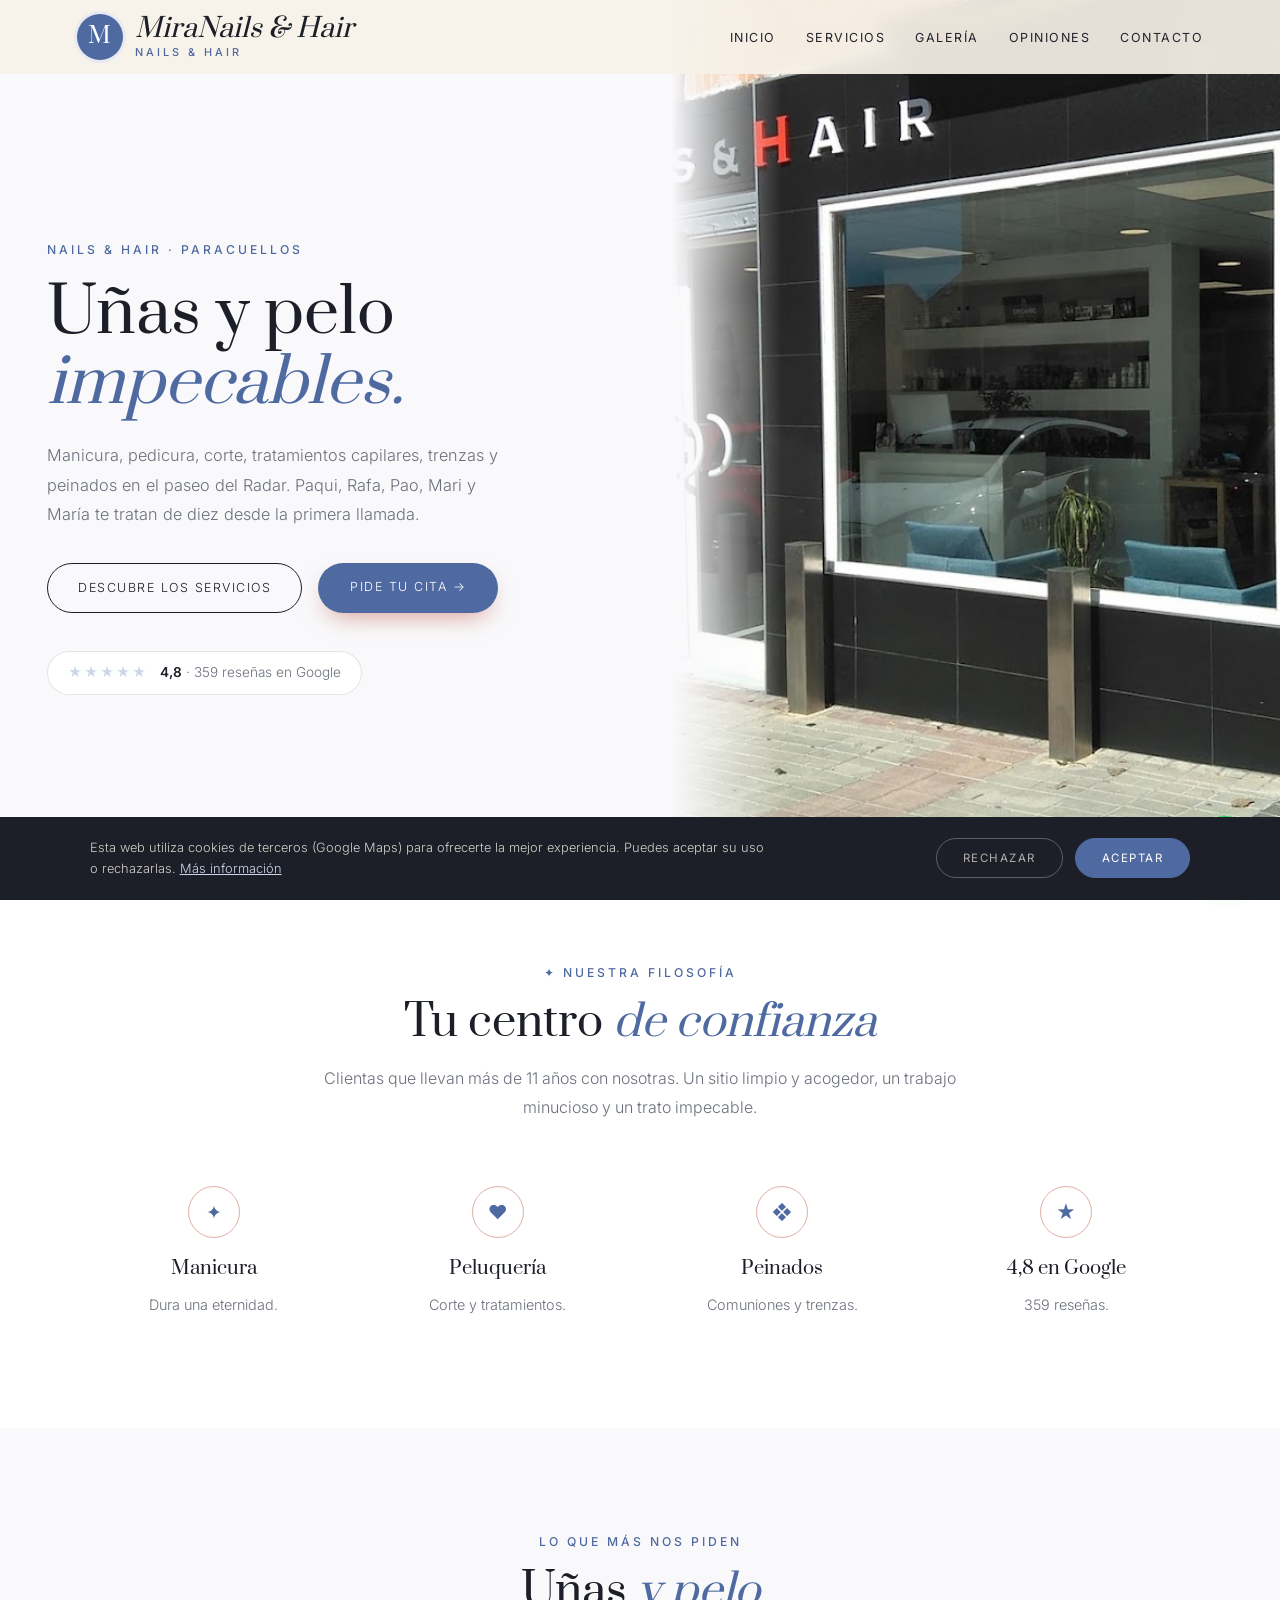
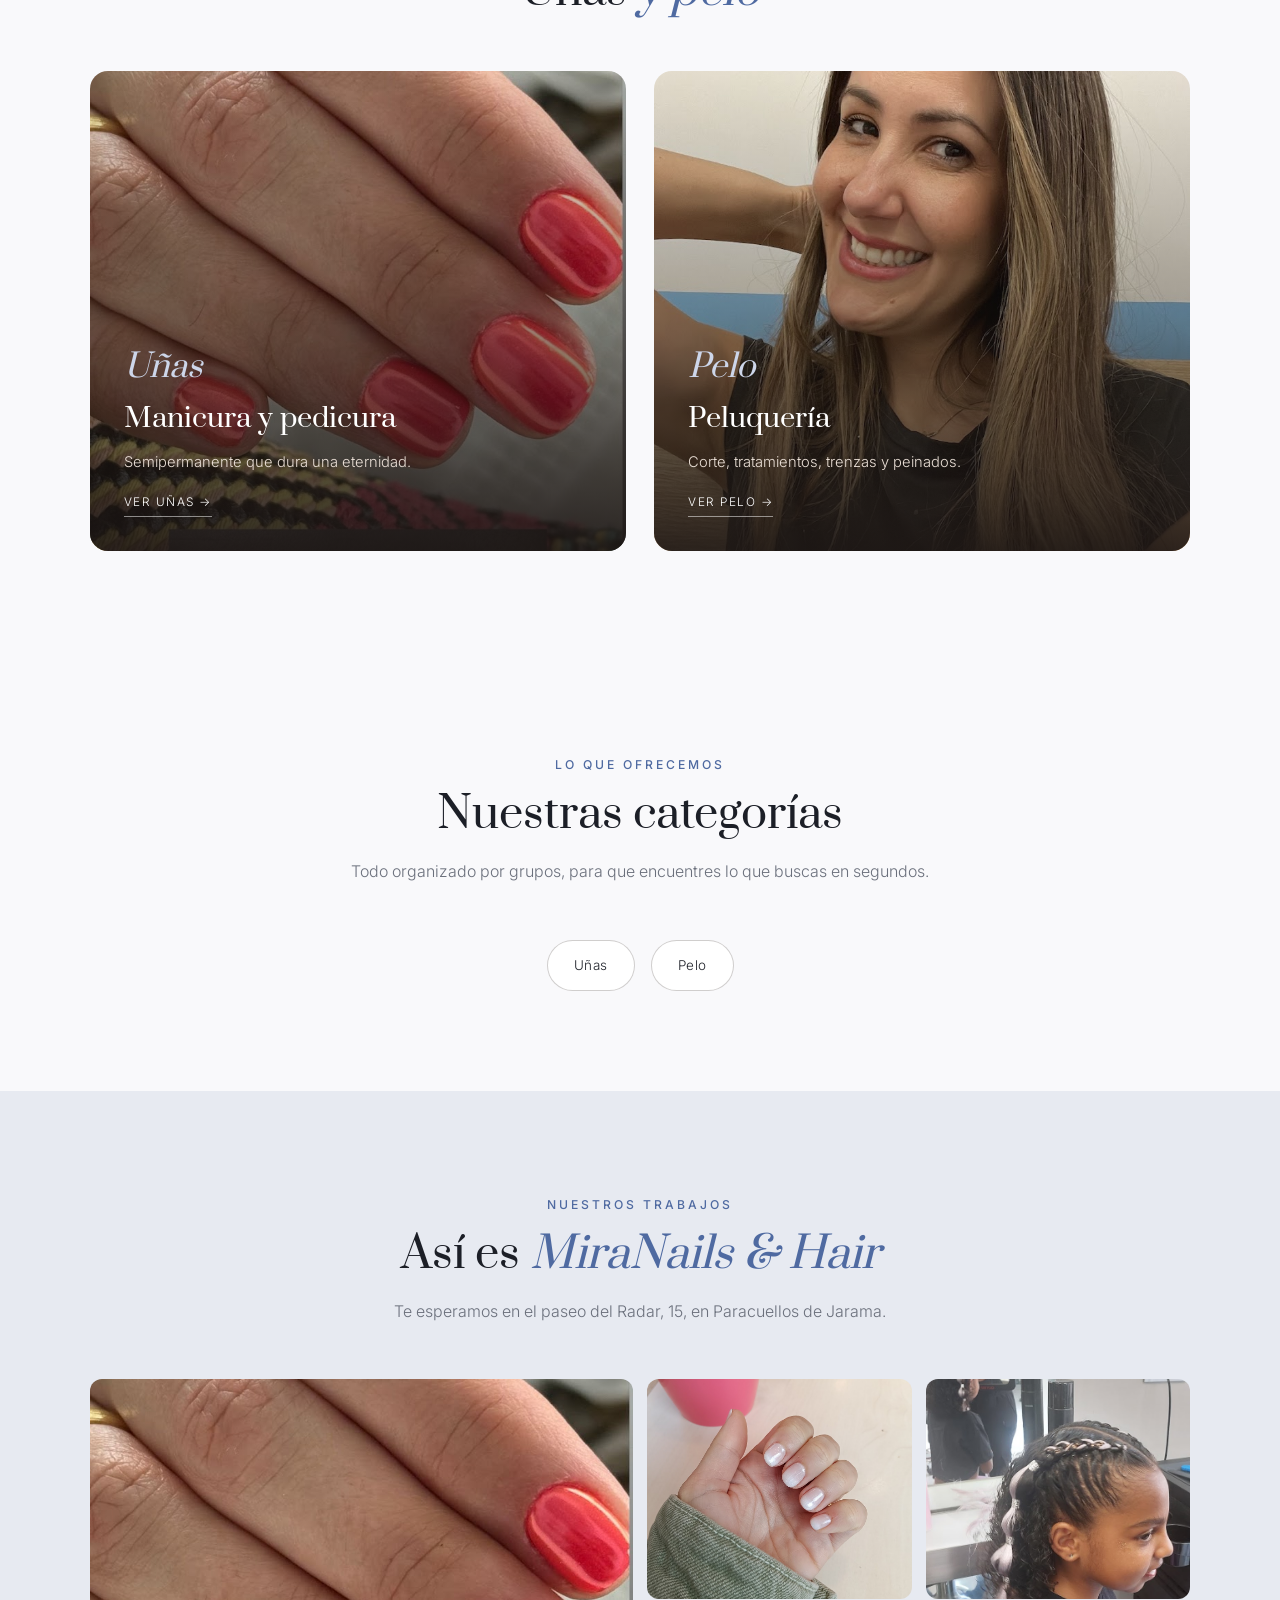
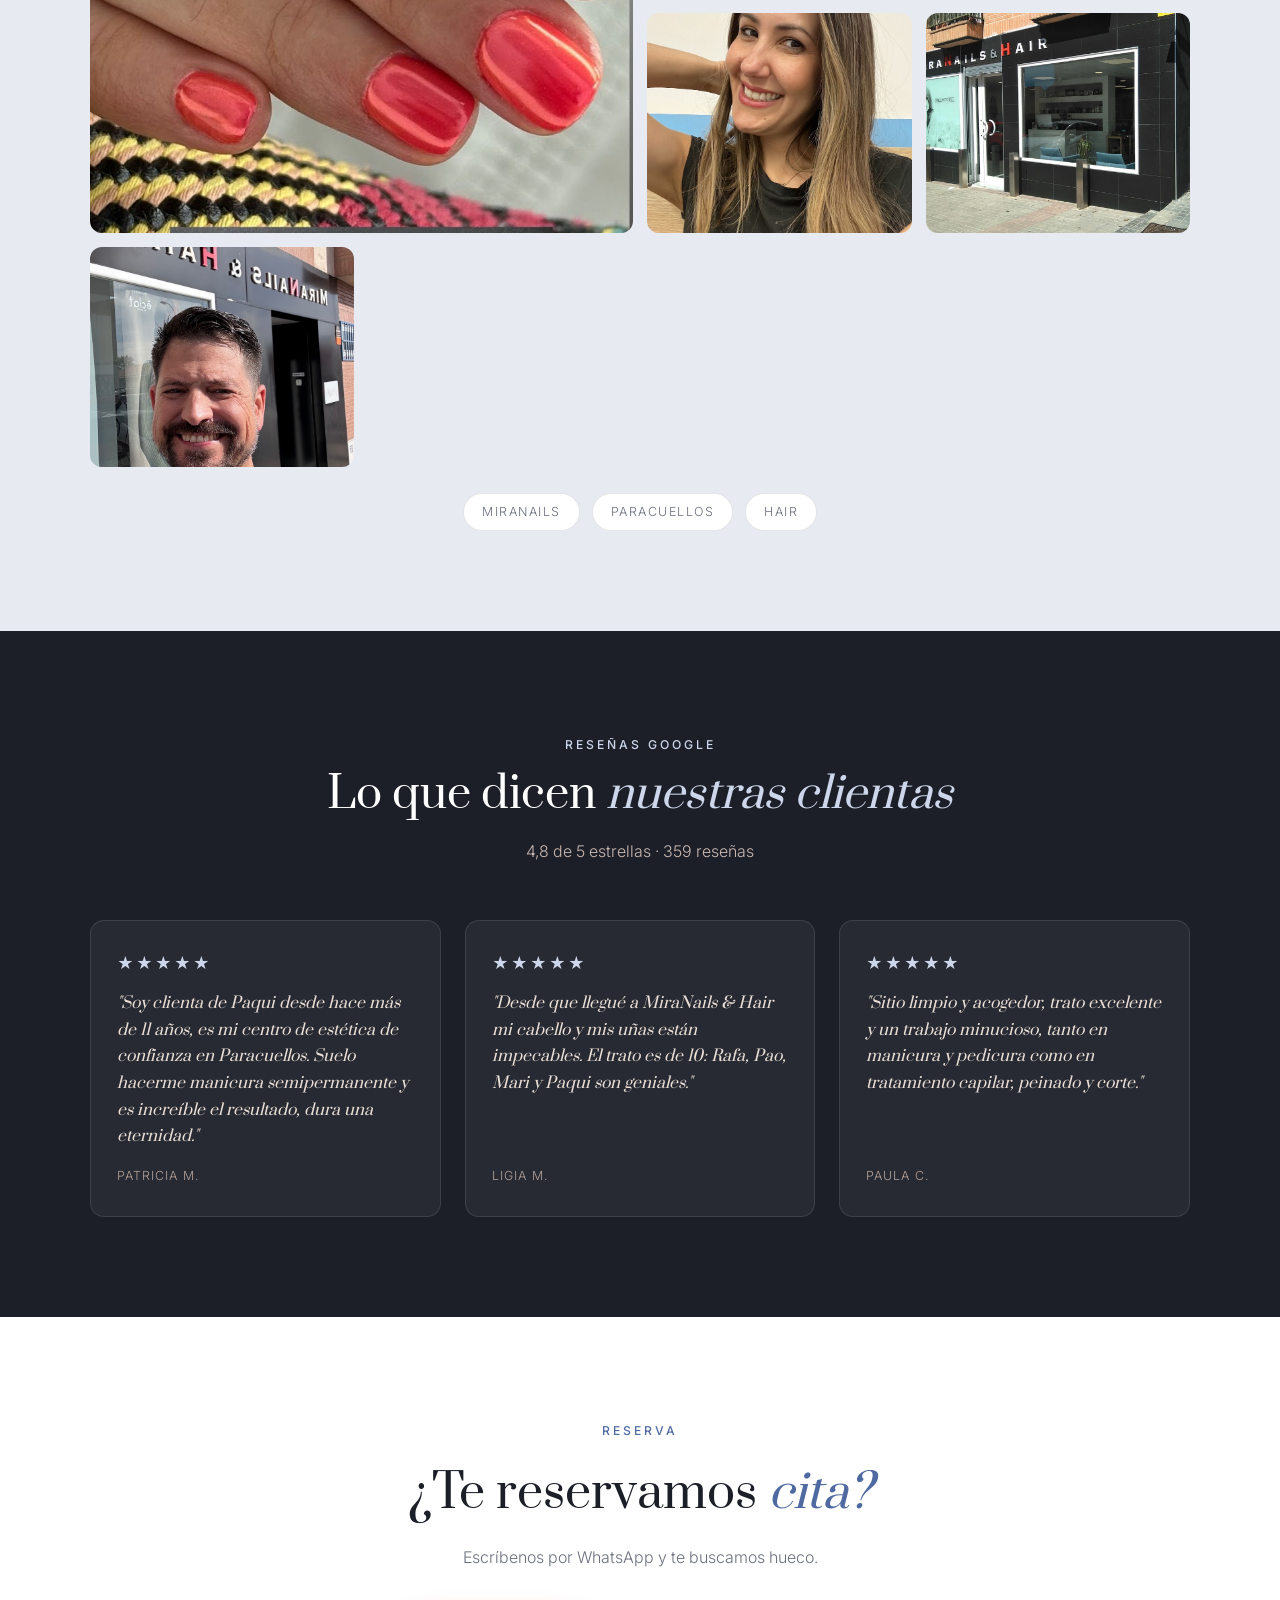
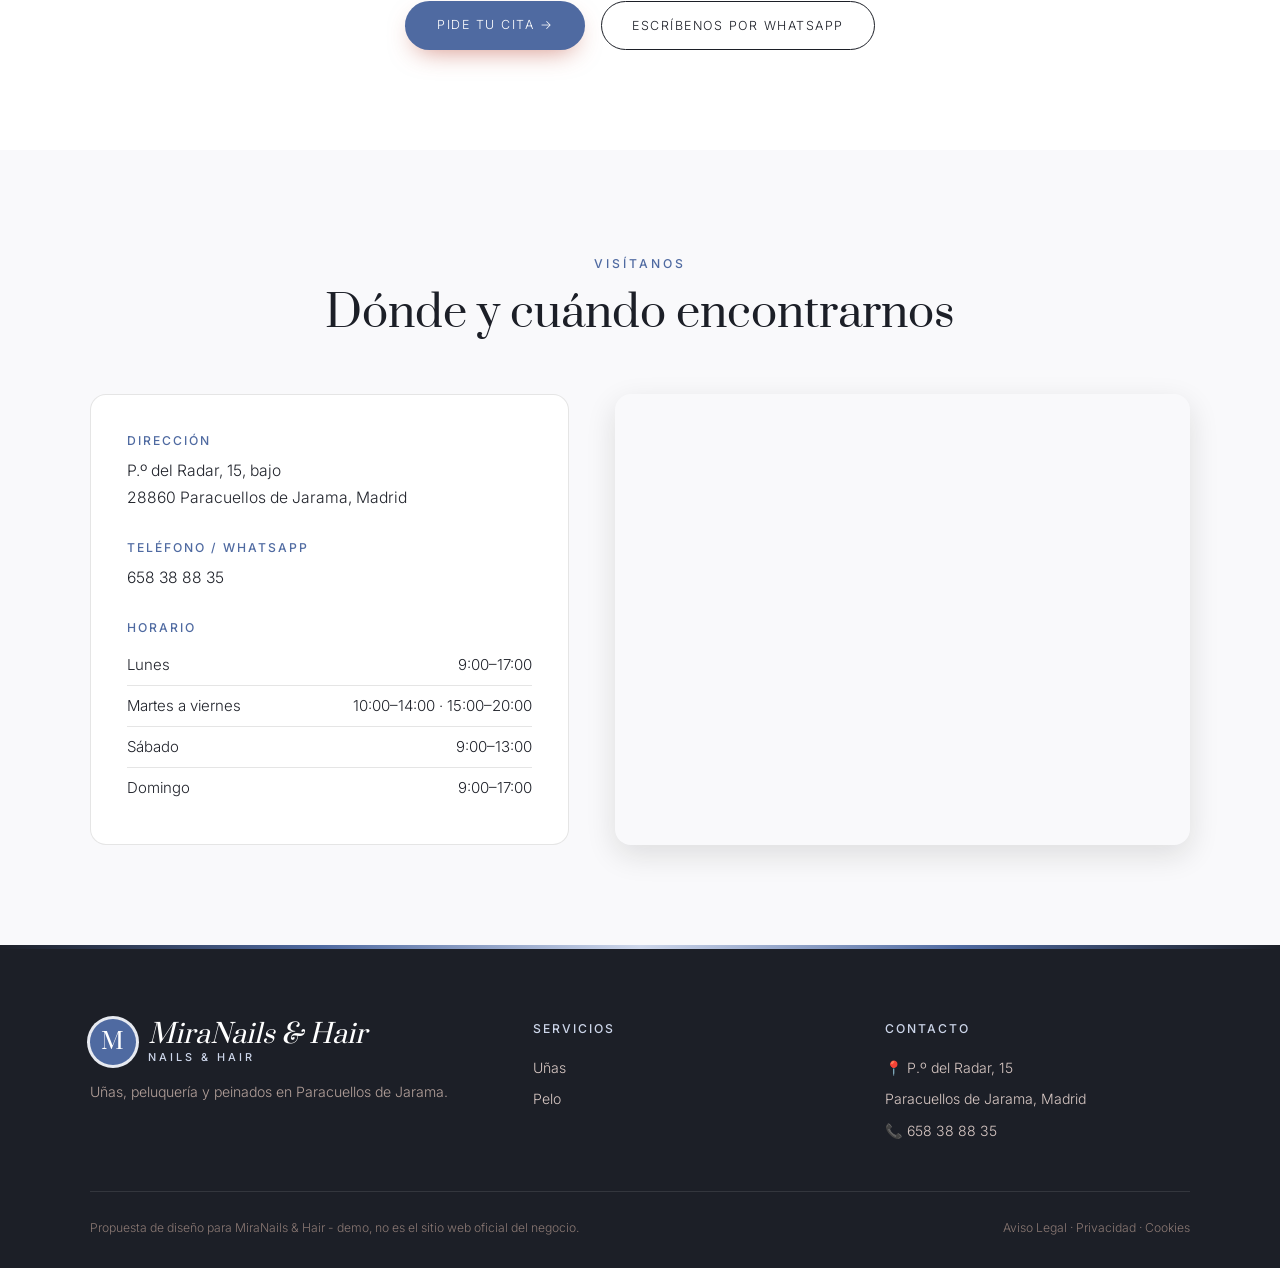
<file: index.html>
<!DOCTYPE html>
<html lang="es">
<head>
<meta charset="UTF-8">
<meta name="viewport" content="width=device-width, initial-scale=1.0">
<title>MiraNails & Hair — Uñas, peluquería y peinados en Paracuellos de Jarama</title>
<meta name="description" content="MiraNails & Hair, en P.º del Radar 15, Paracuellos de Jarama. Manicura semipermanente que dura una eternidad, pedicura, corte, tratamientos capilares, trenzas y peinados con Paqui, Rafa, Pao, Mari y María. 4,8★ con 359 reseñas en Google.">
<meta name="theme-color" content="#1c1f27">
<meta property="og:title" content="MiraNails & Hair · Paracuellos de Jarama">
<meta property="og:image" content="maps_01.jpg">

<link rel="preconnect" href="https://fonts.googleapis.com"><link rel="preconnect" href="https://fonts.gstatic.com" crossorigin><link href="https://fonts.googleapis.com/css2?family=Prata&family=Inter:wght@300;400;500;600&display=swap" rel="stylesheet">
<link rel="stylesheet" href="styles.css">
</head>
<body>

<header id="header">
  <a href="index.html" class="logo" aria-label="MiraNails & Hair, inicio"><span class="logo-mark">M</span><span class="logo-text"><span class="script">MiraNails & Hair</span><small>nails & hair</small></span></a>
  <nav id="nav" aria-label="Navegación principal"><ul><li><a href="index.html#inicio">Inicio</a></li><li><a href="servicios.html">Servicios</a></li><li><a href="index.html#galeria">Galería</a></li><li><a href="index.html#opiniones">Opiniones</a></li><li><a href="index.html#contacto">Contacto</a></li></ul></nav><button class="nav-toggle" id="navToggle" aria-label="Abrir menú">☰</button>
</header>

<section class="hero" id="inicio">
  <div class="hero-text">
    <span class="eyebrow">Nails & Hair · Paracuellos</span>
    <h1>Uñas y pelo <em>impecables.</em></h1>
    <p>Manicura, pedicura, corte, tratamientos capilares, trenzas y peinados en el paseo del Radar. Paqui, Rafa, Pao, Mari y María te tratan de diez desde la primera llamada.</p>
    <div class="hero-ctas">
      <a href="servicios.html" class="btn-outline">Descubre los servicios</a>
      <a href="https://wa.me/34658388835?text=Hola%2C%20quiero%20pedir%20cita%20en%20MiraNails%20%26%20Hair" class="btn-solid" target="_blank" rel="noopener">Pide tu cita →</a>
    </div>
    <a class="hero-rating" href="https://www.google.com/maps/search/?api=1&query=MiraNails%26Hair,+P.%C2%BA+del+Radar+15,+Paracuellos+de+Jarama" target="_blank" rel="noopener"><span class="stars">★★★★★</span><span><strong>4,8</strong> · 359 reseñas en Google</span></a>
  </div>
  <div class="hero-img"><img src="maps_01.jpg" alt="Fachada de MiraNails & Hair" style="object-position:center 50%;"></div>
</section>

<section class="trust">
  <div class="section-head">
    <span class="eyebrow">✦ Nuestra filosofía</span>
    <h2>Tu centro <em>de confianza</em></h2>
    <p>Clientas que llevan más de 11 años con nosotras. Un sitio limpio y acogedor, un trabajo minucioso y un trato impecable.</p>
  </div>
  <div class="trust-grid">
    <div class="trust-card"><span class="trust-ic">✦</span><h3>Manicura</h3><p>Dura una eternidad.</p></div>
    <div class="trust-card"><span class="trust-ic">♥</span><h3>Peluquería</h3><p>Corte y tratamientos.</p></div>
    <div class="trust-card"><span class="trust-ic">❖</span><h3>Peinados</h3><p>Comuniones y trenzas.</p></div>
    <div class="trust-card"><span class="trust-ic">★</span><h3>4,8 en Google</h3><p>359 reseñas.</p></div>
  </div>
</section>

<section class="worlds">
  <div class="section-head">
    <span class="eyebrow">Lo que más nos piden</span>
    <h2>Uñas <em>y pelo</em></h2>
  </div>
  <div class="worlds-grid">
    <a href="servicios.html#unas" class="world-card"><img src="maps_03.jpg" alt="Manicura y pedicura"><div class="world-text"><span class="script">Uñas</span><h3>Manicura y pedicura</h3><p>Semipermanente que dura una eternidad.</p><span class="world-link">Ver uñas →</span></div></a>
    <a href="servicios.html#pelo" class="world-card"><img src="maps_06.jpg" alt="Peluquería"><div class="world-text"><span class="script">Pelo</span><h3>Peluquería</h3><p>Corte, tratamientos, trenzas y peinados.</p><span class="world-link">Ver pelo →</span></div></a>
  </div>
</section>

<section>
  <div class="section-head">
    <span class="eyebrow">Lo que ofrecemos</span>
    <h2>Nuestras categorías</h2>
    <p>Todo organizado por grupos, para que encuentres lo que buscas en segundos.</p>
  </div>
  <div class="cat-pills">
    <a href="servicios.html#unas" class="cat-pill">Uñas</a>
    <a href="servicios.html#pelo" class="cat-pill">Pelo</a>
  </div>
</section>

<section class="gallery-wrap" id="galeria">
  <div class="section-head">
    <span class="eyebrow">Nuestros trabajos</span>
    <h2>Así es <em>MiraNails & Hair</em></h2>
    <p>Te esperamos en el paseo del Radar, 15, en Paracuellos de Jarama.</p>
  </div>
  <div class="gallery">
    <figure class="big"><img src="maps_03.jpg" alt="Coral brillante" loading="lazy"></figure>
    <figure><img src="maps_02.jpg" alt="Nude natural" loading="lazy"></figure>
    <figure><img src="maps_05.jpg" alt="Trenzas" loading="lazy"></figure>
    <figure><img src="maps_06.jpg" alt="Melena con mechas" loading="lazy"></figure>
    <figure><img src="maps_01.jpg" alt="Nuestro centro" loading="lazy"></figure>
    <figure><img src="maps_04.jpg" alt="Nuestra entrada" loading="lazy"></figure>
  </div>
  <div class="brands"><span>MiraNails</span><span>Paracuellos</span><span>Hair</span></div>
</section>

<section class="reviews-wrap" id="opiniones">
  <div class="section-head">
    <span class="eyebrow">Reseñas Google</span>
    <h2>Lo que dicen <em>nuestras clientas</em></h2>
    <p>4,8 de 5 estrellas · 359 reseñas</p>
  </div>
  <div class="review-grid">
    <div class="review-card"><div class="stars">★★★★★</div><p>"Soy clienta de Paqui desde hace más de 11 años, es mi centro de estética de confianza en Paracuellos. Suelo hacerme manicura semipermanente y es increíble el resultado, dura una eternidad."</p><cite>Patricia M.</cite></div>
    <div class="review-card"><div class="stars">★★★★★</div><p>"Desde que llegué a MiraNails & Hair mi cabello y mis uñas están impecables. El trato es de 10: Rafa, Pao, Mari y Paqui son geniales."</p><cite>Ligia M.</cite></div>
    <div class="review-card"><div class="stars">★★★★★</div><p>"Sitio limpio y acogedor, trato excelente y un trabajo minucioso, tanto en manicura y pedicura como en tratamiento capilar, peinado y corte."</p><cite>Paula C.</cite></div>
  </div>
</section>

<section class="cta-section">
  <span class="eyebrow">Reserva</span>
  <h2>¿Te reservamos <em>cita?</em></h2>
  <p>Escríbenos por WhatsApp y te buscamos hueco.</p>
  <div class="cta-row">
    <a href="https://wa.me/34658388835?text=Hola%2C%20quiero%20pedir%20cita%20en%20MiraNails%20%26%20Hair" class="btn-solid" target="_blank" rel="noopener">Pide tu cita →</a>
    <a href="https://wa.me/34658388835?text=Hola%2C%20quiero%20pedir%20cita%20en%20MiraNails%20%26%20Hair" class="btn-outline" target="_blank" rel="noopener">Escríbenos por WhatsApp</a>
  </div>
</section>

<section class="contact-section" id="contacto">
  <div class="section-head">
    <span class="eyebrow">Visítanos</span>
    <h2>Dónde y cuándo encontrarnos</h2>
  </div>
  <div class="contact-grid">
    <div class="contact-info">
      <div class="contact-block"><h3>Dirección</h3><p>P.º del Radar, 15, bajo<br>28860 Paracuellos de Jarama, Madrid</p></div>
      <div class="contact-block"><h3>Teléfono / WhatsApp</h3><p><a href="tel:+34658388835">658 38 88 35</a></p></div>
      <div class="contact-block"><h3>Horario</h3><ul class="hours-list"><li><span>Lunes</span><span>9:00–17:00</span></li><li><span>Martes a viernes</span><span>10:00–14:00 · 15:00–20:00</span></li><li><span>Sábado</span><span>9:00–13:00</span></li><li><span>Domingo</span><span>9:00–17:00</span></li></ul></div>
      
    </div>
    <div class="contact-map">
      <iframe title="Mapa de MiraNails & Hair" src="https://www.google.com/maps?q=MiraNails%26Hair,+P.%C2%BA+del+Radar+15,+Paracuellos+de+Jarama&output=embed" width="100%" height="100%" style="border:0;" allowfullscreen="" loading="lazy" referrerpolicy="no-referrer-when-downgrade"></iframe>
    </div>
  </div>
</section>

<footer>
  <div class="footer-grid">
    <div class="footer-brand">
      <a href="index.html" class="logo light"><span class="logo-mark">M</span><span class="logo-text"><span class="script">MiraNails & Hair</span><small>nails & hair</small></span></a>
      <p>Uñas, peluquería y peinados en Paracuellos de Jarama.</p>
    </div>
    <div><h4>Servicios</h4><ul><li><a href="servicios.html#unas">Uñas</a></li><li><a href="servicios.html#pelo">Pelo</a></li></ul></div>
    <div><h4>Contacto</h4><ul><li>📍 P.º del Radar, 15</li><li>Paracuellos de Jarama, Madrid</li><li>📞 <a href="tel:+34658388835">658 38 88 35</a></li></ul></div>
  </div>
  <div class="footer-bottom">
    <span>Propuesta de diseño para MiraNails & Hair - demo, no es el sitio web oficial del negocio.</span>
    <span><a href="aviso-legal.html">Aviso Legal</a> &middot; <a href="politica-privacidad.html">Privacidad</a> &middot; <a href="politica-cookies.html">Cookies</a></span>
  </div>
</footer>

<div id="cookie-banner" class="cookie-banner"><p>Esta web utiliza cookies de terceros (Google Maps) para ofrecerte la mejor experiencia. Puedes aceptar su uso o rechazarlas. <a href="politica-cookies.html">Más información</a></p><div class="cookie-actions"><button onclick="setCookieChoice('rejected')" class="ck-reject">Rechazar</button><button onclick="setCookieChoice('accepted')" class="ck-accept">Aceptar</button></div></div>
<div class="social-fabs"><a class="wa-fab" href="https://wa.me/34658388835?text=Hola%2C%20quiero%20pedir%20cita%20en%20MiraNails%20%26%20Hair" target="_blank" rel="noopener" aria-label="Escribir por WhatsApp"><svg width="28" height="28" viewBox="0 0 24 24" fill="white"><path d="M17.5 14.4c-.3-.1-1.8-.9-2-1s-.5-.1-.7.1-.8 1-.9 1.2-.3.2-.6.1a8.2 8.2 0 0 1-2.4-1.5 9 9 0 0 1-1.7-2.1c-.2-.3 0-.5.1-.6l.4-.5.3-.5v-.5l-.9-2.2c-.2-.6-.5-.5-.7-.5h-.6a1.1 1.1 0 0 0-.8.4 3.4 3.4 0 0 0-1 2.5 5.9 5.9 0 0 0 1.2 3.1 13.5 13.5 0 0 0 5.2 4.6c2.6 1 2.6.7 3.1.6a2.6 2.6 0 0 0 1.7-1.2 2.1 2.1 0 0 0 .2-1.2c-.1-.1-.3-.2-.6-.3ZM12 21.8a9.8 9.8 0 0 1-5-1.4l-.4-.2-3.7 1 1-3.6-.2-.4A9.8 9.8 0 1 1 12 21.8Zm8.4-18.3A11.8 11.8 0 0 0 1.8 17.7L.2 23.8l6.3-1.6a11.8 11.8 0 0 0 5.6 1.4A11.8 11.8 0 0 0 20.4 3.5Z"/></svg></a></div>
<script src="main.js"></script>
</body>
</html>
</file>
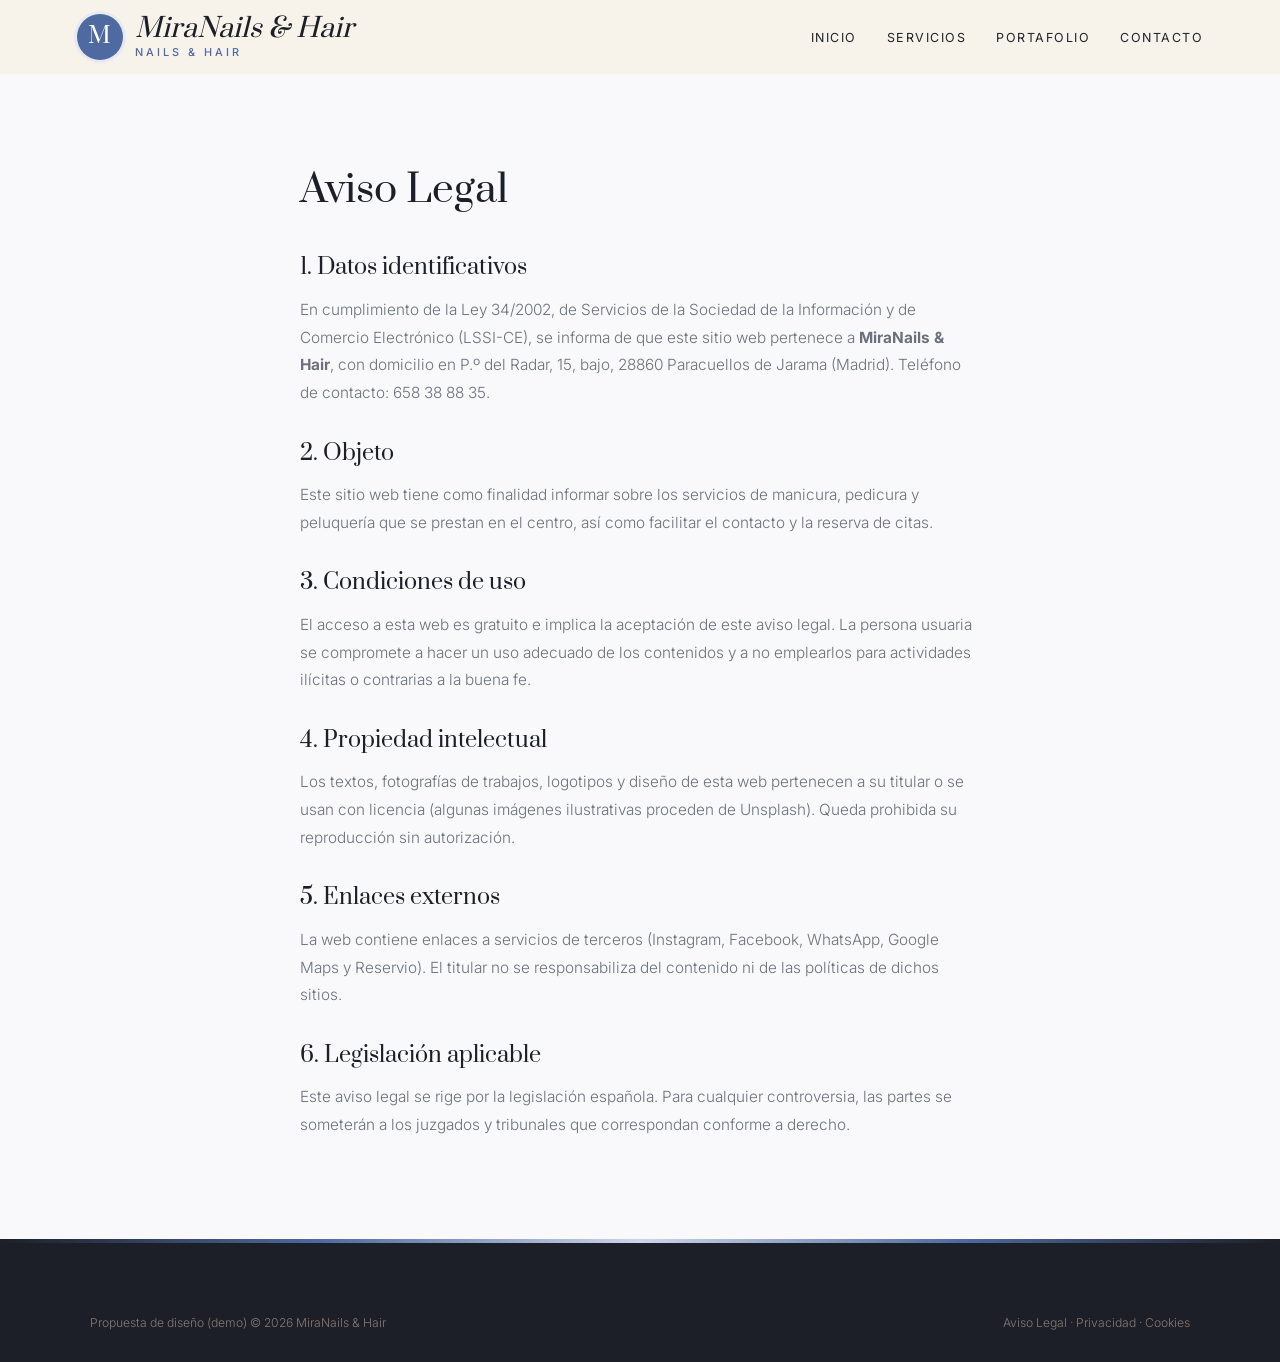
<file: aviso-legal.html>
<!DOCTYPE html>
<html lang="es">
<head>
<meta charset="UTF-8">
<meta name="viewport" content="width=device-width, initial-scale=1.0">
<title>Aviso Legal — MiraNails & Hair</title>
<meta name="robots" content="noindex">

<link rel="preconnect" href="https://fonts.googleapis.com">
<link href="https://fonts.googleapis.com/css2?family=Prata&family=Inter:wght@300;400;500;600&display=swap" rel="stylesheet">
<link rel="stylesheet" href="styles.css">
</head>
<body>
<header id="header" class="scrolled">
  <a href="index.html" class="logo" aria-label="MiraNails & Hair, inicio">
    <span class="logo-mark">M</span>
    <span class="logo-text"><span class="script">MiraNails & Hair</span><small>nails & hair</small></span>
  </a>
  <nav id="nav" aria-label="Navegación principal">
    <ul>
      <li><a href="index.html#inicio">Inicio</a></li>
      <li><a href="servicios.html">Servicios</a></li>
      <li><a href="portafolio.html">Portafolio</a></li>
      <li><a href="index.html#contacto">Contacto</a></li>
    </ul>
  </nav>
  <button class="nav-toggle" id="navToggle" aria-label="Abrir menú">☰</button>
</header>
<main class="legal"><h1>Aviso Legal</h1>
<h2>1. Datos identificativos</h2>
<p>En cumplimiento de la Ley 34/2002, de Servicios de la Sociedad de la Información y de Comercio Electrónico (LSSI-CE), se informa de que este sitio web pertenece a <strong>MiraNails & Hair</strong>, con domicilio en P.º del Radar, 15, bajo, 28860 Paracuellos de Jarama (Madrid). Teléfono de contacto: 658 38 88 35.</p>
<h2>2. Objeto</h2>
<p>Este sitio web tiene como finalidad informar sobre los servicios de manicura, pedicura y peluquería que se prestan en el centro, así como facilitar el contacto y la reserva de citas.</p>
<h2>3. Condiciones de uso</h2>
<p>El acceso a esta web es gratuito e implica la aceptación de este aviso legal. La persona usuaria se compromete a hacer un uso adecuado de los contenidos y a no emplearlos para actividades ilícitas o contrarias a la buena fe.</p>
<h2>4. Propiedad intelectual</h2>
<p>Los textos, fotografías de trabajos, logotipos y diseño de esta web pertenecen a su titular o se usan con licencia (algunas imágenes ilustrativas proceden de Unsplash). Queda prohibida su reproducción sin autorización.</p>
<h2>5. Enlaces externos</h2>
<p>La web contiene enlaces a servicios de terceros (Instagram, Facebook, WhatsApp, Google Maps y Reservio). El titular no se responsabiliza del contenido ni de las políticas de dichos sitios.</p>
<h2>6. Legislación aplicable</h2>
<p>Este aviso legal se rige por la legislación española. Para cualquier controversia, las partes se someterán a los juzgados y tribunales que correspondan conforme a derecho.</p></main>
<footer>
  <div class="footer-bottom" style="margin-top:0">
    <span>Propuesta de diseño (demo) © 2026 MiraNails & Hair</span>
    <span><a href="aviso-legal.html">Aviso Legal</a> &middot; <a href="politica-privacidad.html">Privacidad</a> &middot; <a href="politica-cookies.html">Cookies</a></span>
  </div>
</footer>
<script src="main.js"></script>
</body>
</html>
</file>
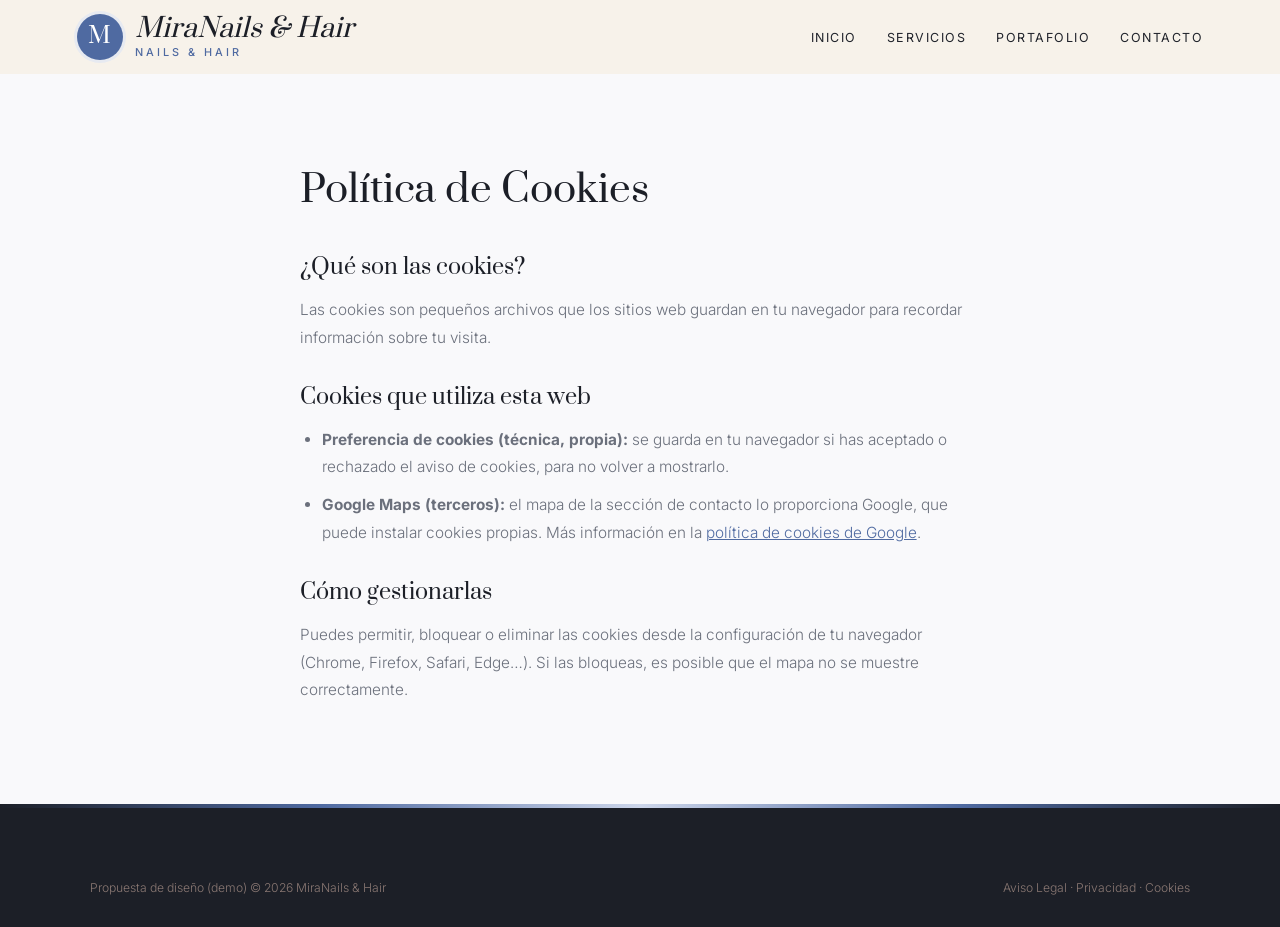
<file: politica-cookies.html>
<!DOCTYPE html>
<html lang="es">
<head>
<meta charset="UTF-8">
<meta name="viewport" content="width=device-width, initial-scale=1.0">
<title>Política de Cookies — MiraNails & Hair</title>
<meta name="robots" content="noindex">

<link rel="preconnect" href="https://fonts.googleapis.com">
<link href="https://fonts.googleapis.com/css2?family=Prata&family=Inter:wght@300;400;500;600&display=swap" rel="stylesheet">
<link rel="stylesheet" href="styles.css">
</head>
<body>
<header id="header" class="scrolled">
  <a href="index.html" class="logo" aria-label="MiraNails & Hair, inicio">
    <span class="logo-mark">M</span>
    <span class="logo-text"><span class="script">MiraNails & Hair</span><small>nails & hair</small></span>
  </a>
  <nav id="nav" aria-label="Navegación principal">
    <ul>
      <li><a href="index.html#inicio">Inicio</a></li>
      <li><a href="servicios.html">Servicios</a></li>
      <li><a href="portafolio.html">Portafolio</a></li>
      <li><a href="index.html#contacto">Contacto</a></li>
    </ul>
  </nav>
  <button class="nav-toggle" id="navToggle" aria-label="Abrir menú">☰</button>
</header>
<main class="legal"><h1>Política de Cookies</h1>
<h2>¿Qué son las cookies?</h2>
<p>Las cookies son pequeños archivos que los sitios web guardan en tu navegador para recordar información sobre tu visita.</p>
<h2>Cookies que utiliza esta web</h2>
<ul>
<li><strong>Preferencia de cookies (técnica, propia):</strong> se guarda en tu navegador si has aceptado o rechazado el aviso de cookies, para no volver a mostrarlo.</li>
<li><strong>Google Maps (terceros):</strong> el mapa de la sección de contacto lo proporciona Google, que puede instalar cookies propias. Más información en la <a href="https://policies.google.com/technologies/cookies" target="_blank" rel="noopener">política de cookies de Google</a>.</li>
</ul>
<h2>Cómo gestionarlas</h2>
<p>Puedes permitir, bloquear o eliminar las cookies desde la configuración de tu navegador (Chrome, Firefox, Safari, Edge…). Si las bloqueas, es posible que el mapa no se muestre correctamente.</p></main>
<footer>
  <div class="footer-bottom" style="margin-top:0">
    <span>Propuesta de diseño (demo) © 2026 MiraNails & Hair</span>
    <span><a href="aviso-legal.html">Aviso Legal</a> &middot; <a href="politica-privacidad.html">Privacidad</a> &middot; <a href="politica-cookies.html">Cookies</a></span>
  </div>
</footer>
<script src="main.js"></script>
</body>
</html>
</file>
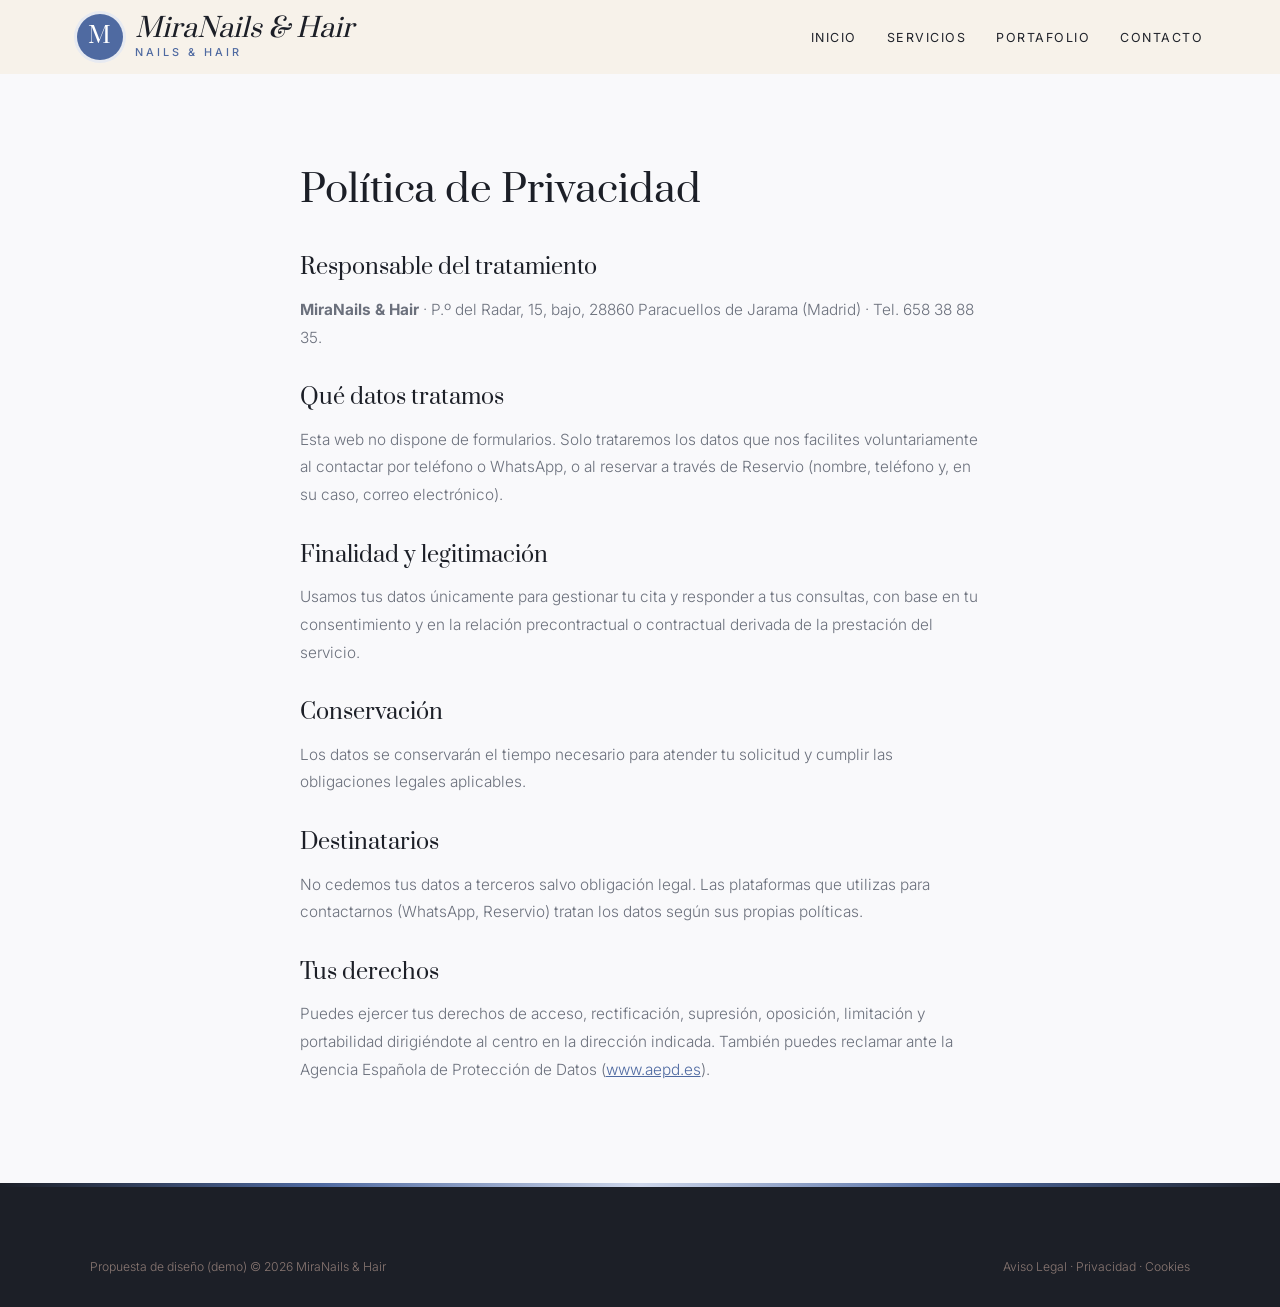
<file: politica-privacidad.html>
<!DOCTYPE html>
<html lang="es">
<head>
<meta charset="UTF-8">
<meta name="viewport" content="width=device-width, initial-scale=1.0">
<title>Política de Privacidad — MiraNails & Hair</title>
<meta name="robots" content="noindex">

<link rel="preconnect" href="https://fonts.googleapis.com">
<link href="https://fonts.googleapis.com/css2?family=Prata&family=Inter:wght@300;400;500;600&display=swap" rel="stylesheet">
<link rel="stylesheet" href="styles.css">
</head>
<body>
<header id="header" class="scrolled">
  <a href="index.html" class="logo" aria-label="MiraNails & Hair, inicio">
    <span class="logo-mark">M</span>
    <span class="logo-text"><span class="script">MiraNails & Hair</span><small>nails & hair</small></span>
  </a>
  <nav id="nav" aria-label="Navegación principal">
    <ul>
      <li><a href="index.html#inicio">Inicio</a></li>
      <li><a href="servicios.html">Servicios</a></li>
      <li><a href="portafolio.html">Portafolio</a></li>
      <li><a href="index.html#contacto">Contacto</a></li>
    </ul>
  </nav>
  <button class="nav-toggle" id="navToggle" aria-label="Abrir menú">☰</button>
</header>
<main class="legal"><h1>Política de Privacidad</h1>
<h2>Responsable del tratamiento</h2>
<p><strong>MiraNails & Hair</strong> · P.º del Radar, 15, bajo, 28860 Paracuellos de Jarama (Madrid) · Tel. 658 38 88 35.</p>
<h2>Qué datos tratamos</h2>
<p>Esta web no dispone de formularios. Solo trataremos los datos que nos facilites voluntariamente al contactar por teléfono o WhatsApp, o al reservar a través de Reservio (nombre, teléfono y, en su caso, correo electrónico).</p>
<h2>Finalidad y legitimación</h2>
<p>Usamos tus datos únicamente para gestionar tu cita y responder a tus consultas, con base en tu consentimiento y en la relación precontractual o contractual derivada de la prestación del servicio.</p>
<h2>Conservación</h2>
<p>Los datos se conservarán el tiempo necesario para atender tu solicitud y cumplir las obligaciones legales aplicables.</p>
<h2>Destinatarios</h2>
<p>No cedemos tus datos a terceros salvo obligación legal. Las plataformas que utilizas para contactarnos (WhatsApp, Reservio) tratan los datos según sus propias políticas.</p>
<h2>Tus derechos</h2>
<p>Puedes ejercer tus derechos de acceso, rectificación, supresión, oposición, limitación y portabilidad dirigiéndote al centro en la dirección indicada. También puedes reclamar ante la Agencia Española de Protección de Datos (<a href="https://www.aepd.es" target="_blank" rel="noopener">www.aepd.es</a>).</p></main>
<footer>
  <div class="footer-bottom" style="margin-top:0">
    <span>Propuesta de diseño (demo) © 2026 MiraNails & Hair</span>
    <span><a href="aviso-legal.html">Aviso Legal</a> &middot; <a href="politica-privacidad.html">Privacidad</a> &middot; <a href="politica-cookies.html">Cookies</a></span>
  </div>
</footer>
<script src="main.js"></script>
</body>
</html>
</file>
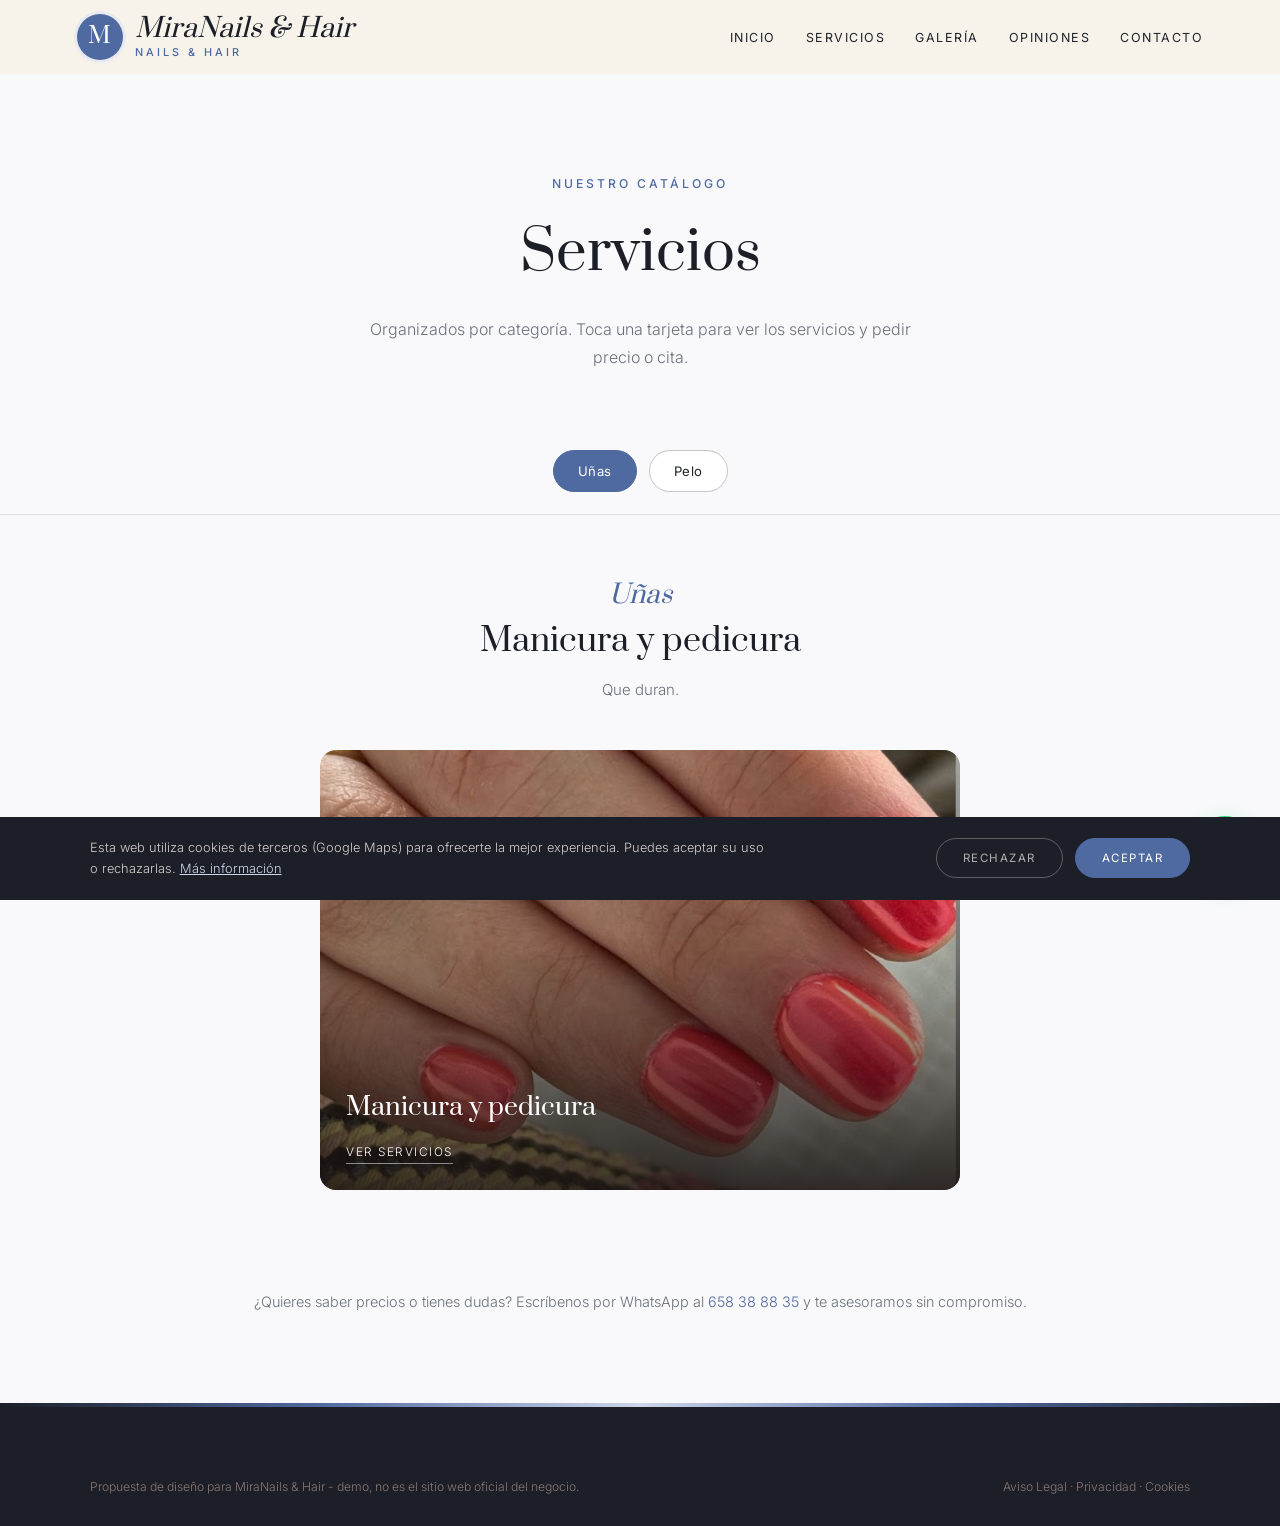
<file: servicios.html>
<!DOCTYPE html>
<html lang="es">
<head>
<meta charset="UTF-8">
<meta name="viewport" content="width=device-width, initial-scale=1.0">
<title>Servicios — MiraNails & Hair · Paracuellos de Jarama</title>
<meta name="description" content="Servicios de MiraNails & Hair en Paracuellos de Jarama.">

<link rel="preconnect" href="https://fonts.googleapis.com"><link rel="preconnect" href="https://fonts.gstatic.com" crossorigin><link href="https://fonts.googleapis.com/css2?family=Prata&family=Inter:wght@300;400;500;600&display=swap" rel="stylesheet">
<link rel="stylesheet" href="styles.css">
</head>
<body>

<header id="header" class="scrolled">
  <a href="index.html" class="logo" aria-label="MiraNails & Hair, inicio"><span class="logo-mark">M</span><span class="logo-text"><span class="script">MiraNails & Hair</span><small>nails & hair</small></span></a>
  <nav id="nav" aria-label="Navegación principal"><ul><li><a href="index.html#inicio">Inicio</a></li><li><a href="servicios.html">Servicios</a></li><li><a href="index.html#galeria">Galería</a></li><li><a href="index.html#opiniones">Opiniones</a></li><li><a href="index.html#contacto">Contacto</a></li></ul></nav><button class="nav-toggle" id="navToggle" aria-label="Abrir menú">☰</button>
</header>

<div class="page-hero">
  <span class="eyebrow">Nuestro catálogo</span>
  <h1>Servicios</h1>
  <p>Organizados por categoría. Toca una tarjeta para ver los servicios y pedir precio o cita.</p>
</div>

<div class="tabs">
  <button class="tab-btn active" data-tab="unas">Uñas</button>
  <button class="tab-btn" data-tab="pelo">Pelo</button>
  
</div>

<div class="tab-panel active" id="unas">
  <div class="tab-intro"><span class="script">Uñas</span><h2>Manicura y pedicura</h2><p>Que duran.</p></div>
  <div class="cat-grid single">
    <div class="cat-card" onclick="openModal('unas')"><img src="maps_03.jpg" alt="Manicura y pedicura" loading="lazy"><div class="cat-card-text"><h3>Manicura y pedicura</h3><span>Ver servicios</span></div></div>
  </div>
</div>

<div class="tab-panel" id="pelo">
  <div class="tab-intro"><span class="script">Pelo</span><h2>Peluquería</h2><p>Pelo cuidado.</p></div>
  <div class="cat-grid single">
    <div class="cat-card" onclick="openModal('pelo')"><img src="maps_06.jpg" alt="Peluquería" loading="lazy"><div class="cat-card-text"><h3>Peluquería</h3><span>Ver servicios</span></div></div>
  </div>
</div>


<p class="services-note">¿Quieres saber precios o tienes dudas? Escríbenos por WhatsApp al <a href="https://wa.me/34658388835" target="_blank" rel="noopener" style="color:var(--red)">658 38 88 35</a> y te asesoramos sin compromiso.</p>

<div class="modal-overlay" id="modal-unas"><div class="modal">
  <button class="modal-close" onclick="closeModal('unas')" aria-label="Cerrar">×</button>
  <h3>Manicura y pedicura</h3><p class="modal-sub">Uñas</p>
  <div class="svc-row"><div><div class="svc-name">M</div><span class="svc-desc">a</span></div><div class="svc-price">Consultar</div></div>
  <div class="svc-row"><div><div class="svc-name">P</div><span class="svc-desc">e</span></div><div class="svc-price">Consultar</div></div>
  <div class="svc-row"><div><div class="svc-name">D</div><span class="svc-desc">i</span></div><div class="svc-price">Consultar</div></div>
  <a class="modal-cta alt" href="https://wa.me/34658388835?text=Hola%2C%20quiero%20informaci%C3%B3n%20sobre%20manicura%20y%20pedicura" target="_blank" rel="noopener">Pedir cita por WhatsApp</a>
</div></div>

<div class="modal-overlay" id="modal-pelo"><div class="modal">
  <button class="modal-close" onclick="closeModal('pelo')" aria-label="Cerrar">×</button>
  <h3>Peluquería</h3><p class="modal-sub">Pelo</p>
  <div class="svc-row"><div><div class="svc-name">C</div><span class="svc-desc">o</span></div><div class="svc-price">Consultar</div></div>
  <div class="svc-row"><div><div class="svc-name">T</div><span class="svc-desc">r</span></div><div class="svc-price">Consultar</div></div>
  <div class="svc-row"><div><div class="svc-name">T</div><span class="svc-desc">r</span></div><div class="svc-price">Consultar</div></div>
  <div class="svc-row"><div><div class="svc-name">P</div><span class="svc-desc">e</span></div><div class="svc-price">Consultar</div></div>
  <a class="modal-cta alt" href="https://wa.me/34658388835?text=Hola%2C%20quiero%20informaci%C3%B3n%20sobre%20peluquer%C3%ADa" target="_blank" rel="noopener">Pedir cita por WhatsApp</a>
</div></div>


<footer>
  <div class="footer-bottom" style="margin-top:0">
    <span>Propuesta de diseño para MiraNails & Hair - demo, no es el sitio web oficial del negocio.</span>
    <span><a href="aviso-legal.html">Aviso Legal</a> &middot; <a href="politica-privacidad.html">Privacidad</a> &middot; <a href="politica-cookies.html">Cookies</a></span>
  </div>
</footer>

<div id="cookie-banner" class="cookie-banner"><p>Esta web utiliza cookies de terceros (Google Maps) para ofrecerte la mejor experiencia. Puedes aceptar su uso o rechazarlas. <a href="politica-cookies.html">Más información</a></p><div class="cookie-actions"><button onclick="setCookieChoice('rejected')" class="ck-reject">Rechazar</button><button onclick="setCookieChoice('accepted')" class="ck-accept">Aceptar</button></div></div>
<div class="social-fabs"><a class="wa-fab" href="https://wa.me/34658388835?text=Hola%2C%20quiero%20pedir%20cita%20en%20MiraNails%20%26%20Hair" target="_blank" rel="noopener" aria-label="Escribir por WhatsApp"><svg width="28" height="28" viewBox="0 0 24 24" fill="white"><path d="M17.5 14.4c-.3-.1-1.8-.9-2-1s-.5-.1-.7.1-.8 1-.9 1.2-.3.2-.6.1a8.2 8.2 0 0 1-2.4-1.5 9 9 0 0 1-1.7-2.1c-.2-.3 0-.5.1-.6l.4-.5.3-.5v-.5l-.9-2.2c-.2-.6-.5-.5-.7-.5h-.6a1.1 1.1 0 0 0-.8.4 3.4 3.4 0 0 0-1 2.5 5.9 5.9 0 0 0 1.2 3.1 13.5 13.5 0 0 0 5.2 4.6c2.6 1 2.6.7 3.1.6a2.6 2.6 0 0 0 1.7-1.2 2.1 2.1 0 0 0 .2-1.2c-.1-.1-.3-.2-.6-.3ZM12 21.8a9.8 9.8 0 0 1-5-1.4l-.4-.2-3.7 1 1-3.6-.2-.4A9.8 9.8 0 1 1 12 21.8Zm8.4-18.3A11.8 11.8 0 0 0 1.8 17.7L.2 23.8l6.3-1.6a11.8 11.8 0 0 0 5.6 1.4A11.8 11.8 0 0 0 20.4 3.5Z"/></svg></a></div>
<script src="main.js"></script>
</body>
</html>
</file>
<file: styles.css>
:root{
  --cream:#f9f9fb; --paper:#ffffff; --tint:#e7eaf1; --ink:#20232b; --dark:#1c1f27; --muted:#6b707c;
  --red:#4f6aa1; --red-dark:#3d5382; --teal:#4f6aa1; --gold:#cdd6ea; --line:rgba(0,0,0,.1);
  --brand-gradient:linear-gradient(90deg,#1c1f27,#4f6aa1,#cdd6ea,#4f6aa1,#1c1f27);
}
*{margin:0;padding:0;box-sizing:border-box;}
html{scroll-behavior:smooth;}
body{font-family:'Inter',sans-serif;background:var(--cream);color:var(--ink);overflow-x:hidden;font-weight:300;line-height:1.6;}
a{text-decoration:none;color:inherit;}
h1,h2,h3{font-family:'Prata',serif;font-weight:500;}
h1 em,h2 em{font-style:italic;color:var(--red);}
img{max-width:100%;display:block;}
.script{font-family:'Prata',serif;font-style:italic;}

/* HEADER */
header{position:fixed;top:0;left:0;right:0;z-index:100;display:flex;justify-content:space-between;align-items:center;padding:14px 6%;background:rgba(247,241,233,.92);backdrop-filter:blur(10px);-webkit-backdrop-filter:blur(10px);transition:box-shadow .3s,padding .3s;}
header.scrolled{box-shadow:0 2px 24px rgba(28,22,20,.1);padding:8px 6%;}
.logo{display:flex;align-items:center;gap:12px;color:var(--dark);}
.logo-badge{width:58px;height:58px;border-radius:50%;object-fit:cover;box-shadow:0 0 0 2px var(--gold),0 6px 16px rgba(28,22,20,.15);transition:width .3s,height .3s;}
header.scrolled .logo-badge{width:46px;height:46px;}
.logo-text{display:flex;flex-direction:column;line-height:1;}
.logo-text .script{font-size:1.65rem;color:var(--dark);}
.logo-text small{font-size:.68rem;letter-spacing:3px;text-transform:uppercase;color:var(--red);margin-top:4px;font-weight:500;}
.logo.light .logo-text .script{color:#fff;}
.logo.light .logo-text small{color:var(--gold);}
nav ul{list-style:none;display:flex;gap:30px;}
nav a{font-size:.78rem;letter-spacing:1.5px;text-transform:uppercase;font-weight:400;position:relative;padding:4px 0;}
nav a::after{content:"";position:absolute;left:0;bottom:-2px;height:1px;width:100%;background:var(--red);transform:scaleX(0);transform-origin:right;transition:transform .3s;}
nav a:hover::after{transform:scaleX(1);transform-origin:left;}
.nav-toggle{display:none;font-size:1.6rem;background:none;border:none;color:var(--dark);cursor:pointer;}

/* BOTONES */
.btn-outline{display:inline-block;border:1px solid var(--dark);color:var(--dark);padding:14px 30px;font-size:.78rem;letter-spacing:1.5px;text-transform:uppercase;border-radius:40px;transition:all .25s;}
.btn-outline:hover{background:var(--dark);color:var(--cream);}
.btn-outline.light{border-color:rgba(255,255,255,.5);color:#fff;}
.btn-outline.light:hover{background:#fff;color:var(--dark);}
.btn-solid{display:inline-block;background:var(--red);color:#fff;padding:14px 32px;font-size:.78rem;letter-spacing:1.5px;text-transform:uppercase;border-radius:40px;transition:transform .25s,box-shadow .25s,background .25s;box-shadow:0 10px 26px -10px rgba(181,64,44,.6);}
.btn-solid:hover{transform:translateY(-2px);background:var(--red-dark);}

/* HERO */
.hero{min-height:95vh;display:grid;grid-template-columns:1.05fr .95fr;align-items:stretch;padding:0;}
.hero-text{display:flex;flex-direction:column;justify-content:center;padding:150px 7% 70px;}
.eyebrow{display:inline-block;color:var(--teal);text-transform:uppercase;letter-spacing:3px;font-size:.76rem;font-weight:500;}
.hero-text .eyebrow{margin-bottom:20px;}
.hero-text h1{font-size:clamp(2.4rem,5vw,3.9rem);line-height:1.12;margin-bottom:22px;color:var(--dark);}
.hero-text p{font-size:1.02rem;color:var(--muted);max-width:470px;line-height:1.8;margin-bottom:34px;}
.hero-ctas{display:flex;gap:16px;flex-wrap:wrap;}
.hero-rating{display:inline-flex;align-items:center;gap:12px;margin-top:38px;padding:10px 20px;border:1px solid var(--line);border-radius:40px;background:var(--paper);font-size:.85rem;color:var(--muted);align-self:flex-start;}
.hero-rating strong{color:var(--dark);font-weight:600;}
.stars{color:var(--gold);letter-spacing:2px;}
.hero-img{position:relative;overflow:hidden;}
.hero-img img{width:100%;height:100%;object-fit:cover;position:absolute;inset:0;}
.hero-img::after{content:"";position:absolute;inset:0;background:linear-gradient(90deg,var(--cream) 0%,rgba(247,241,233,0) 18%);}

/* SECCIONES */
section{padding:100px 7%;}
.section-head{text-align:center;max-width:640px;margin:0 auto 54px;}
.section-head h2{font-size:clamp(1.9rem,4vw,2.7rem);margin-top:12px;color:var(--dark);line-height:1.2;}
.section-head p{margin-top:16px;color:var(--muted);line-height:1.8;}

.trust{background:var(--paper);border-top:4px solid transparent;border-image:var(--brand-gradient) 1;}
.trust-grid{display:grid;grid-template-columns:repeat(auto-fit,minmax(230px,1fr));gap:36px;max-width:1150px;margin:0 auto;}
.trust-card{text-align:center;padding:10px;}
.trust-ic{display:inline-grid;place-items:center;width:52px;height:52px;border-radius:50%;border:1px solid rgba(181,64,44,.4);color:var(--red);font-size:1.2rem;margin-bottom:16px;}
.trust-card h3{font-size:1.15rem;color:var(--dark);margin-bottom:10px;}
.trust-card p{font-size:.9rem;color:var(--muted);line-height:1.7;}

/* DOS MUNDOS */
.worlds{background:var(--cream);}
.worlds-grid{display:grid;grid-template-columns:1fr 1fr;gap:28px;max-width:1150px;margin:0 auto;}
.world-card{position:relative;border-radius:18px;overflow:hidden;min-height:480px;display:flex;align-items:flex-end;color:#fff;}
.world-card img{position:absolute;inset:0;width:100%;height:100%;object-fit:cover;transition:transform .6s;}
.world-card:hover img{transform:scale(1.05);}
.world-card::after{content:"";position:absolute;inset:0;background:linear-gradient(to top,rgba(28,22,20,.92) 0%,rgba(28,22,20,.35) 55%,rgba(28,22,20,.05) 100%);}
.world-text{position:relative;z-index:2;padding:34px;}
.world-text .script{font-size:2rem;color:var(--gold);}
.world-text h3{font-size:1.7rem;margin:4px 0 10px;}
.world-text p{font-size:.92rem;color:#eadfd6;line-height:1.7;max-width:440px;}
.world-link{display:inline-block;margin-top:18px;font-size:.74rem;letter-spacing:1.5px;text-transform:uppercase;border-bottom:1px solid rgba(255,255,255,.5);padding-bottom:4px;}

/* PILLS */
.cat-pills{display:flex;flex-wrap:wrap;gap:16px;justify-content:center;max-width:1000px;margin:0 auto;}
.cat-pill{border:1px solid rgba(43,33,29,.22);padding:14px 26px;border-radius:30px;font-size:.84rem;letter-spacing:.5px;transition:all .2s;background:var(--paper);}
.cat-pill:hover{background:var(--red);color:#fff;border-color:var(--red);}

/* GALERIA */
.gallery-wrap{background:var(--tint);}
.gallery{max-width:1200px;margin:0 auto;display:grid;grid-template-columns:repeat(4,1fr);grid-auto-rows:220px;gap:14px;}
.gallery figure{overflow:hidden;border-radius:12px;margin:0;}
.gallery img{width:100%;height:100%;object-fit:cover;transition:transform .5s;}
.gallery figure:hover img{transform:scale(1.05);}
.gallery .big{grid-column:span 2;grid-row:span 2;}

/* RESEÑAS */
.reviews-wrap{background:var(--dark);color:#fff;position:relative;}
.reviews-wrap .section-head h2{color:#fff;}
.reviews-wrap .section-head h2 em{color:var(--gold);}
.reviews-wrap .section-head p{color:#c9b9b2;}
.reviews-wrap .eyebrow{color:var(--gold);}
.review-grid{display:grid;grid-template-columns:repeat(auto-fit,minmax(300px,1fr));gap:24px;max-width:1150px;margin:0 auto;}
.review-card{background:rgba(255,255,255,.05);border:1px solid rgba(255,255,255,.1);padding:30px 26px;border-radius:14px;display:flex;flex-direction:column;}
.review-card .stars{margin-bottom:14px;}
.review-card p{font-family:'Prata',serif;font-size:.98rem;color:#eadfd6;line-height:1.7;font-style:italic;margin-bottom:16px;flex:1;}
.review-card cite{font-size:.78rem;color:#b3a099;font-style:normal;text-transform:uppercase;letter-spacing:1px;}

/* CTA */
.cta-section{text-align:center;background:var(--paper);}
.cta-section h2{font-size:clamp(2rem,4vw,2.9rem);color:var(--dark);margin:14px 0 14px;}
.cta-section p{color:var(--muted);margin-bottom:30px;}
.cta-row{display:flex;gap:16px;justify-content:center;flex-wrap:wrap;}

/* CONTACTO */
.contact-section{background:var(--cream);}
.contact-grid{display:grid;grid-template-columns:1fr 1.2fr;gap:46px;max-width:1150px;margin:0 auto;align-items:stretch;}
.contact-info{display:flex;flex-direction:column;gap:26px;background:var(--paper);border:1px solid var(--line);border-radius:16px;padding:36px;}
.contact-block h3{font-family:'Inter',sans-serif;font-size:.76rem;text-transform:uppercase;letter-spacing:2px;color:var(--red);font-weight:500;margin-bottom:8px;}
.contact-block p{font-size:.98rem;color:var(--ink);line-height:1.7;}
.contact-block a:hover{color:var(--red);}
.hours-list{list-style:none;}
.hours-list li{display:flex;justify-content:space-between;gap:20px;padding:8px 0;border-bottom:1px solid var(--line);font-size:.94rem;}
.hours-list li:last-child{border-bottom:none;}
.contact-map{border-radius:16px;overflow:hidden;min-height:380px;box-shadow:0 10px 30px rgba(28,22,20,.12);}
.contact-map iframe{display:block;min-height:380px;}

/* FOOTER */
footer{background:var(--dark);color:#d9c9c5;padding:70px 7% 30px;border-top:4px solid transparent;border-image:var(--brand-gradient) 1;}
.footer-grid{display:grid;grid-template-columns:1.3fr 1fr 1fr;gap:46px;max-width:1200px;margin:0 auto;padding-bottom:40px;border-bottom:1px solid rgba(255,255,255,.1);}
.footer-brand p{font-size:.88rem;color:#b3a09a;margin-top:16px;}
footer h4{font-size:.76rem;text-transform:uppercase;letter-spacing:2px;color:var(--gold);margin-bottom:18px;font-weight:500;}
footer ul{list-style:none;}
footer li{margin-bottom:9px;font-size:.88rem;color:#d9c9c5;}
footer a:hover{color:var(--gold);}
.footer-bottom{max-width:1200px;margin:26px auto 0;display:flex;justify-content:space-between;flex-wrap:wrap;gap:10px;font-size:.76rem;color:#8a7873;}
.footer-bottom a{color:#8a7873;}

/* FABS */
.social-fabs{position:fixed;bottom:26px;right:26px;z-index:200;display:flex;flex-direction:column;gap:14px;align-items:center;}
.social-fabs a{width:52px;height:52px;border-radius:50%;display:flex;align-items:center;justify-content:center;box-shadow:0 10px 24px rgba(0,0,0,.2);transition:transform .2s;}
.social-fabs a:hover{transform:scale(1.08);}
.wa-fab{width:58px !important;height:58px !important;background:#25D366;box-shadow:0 10px 26px rgba(37,211,102,.45) !important;}
.ig-fab{background:radial-gradient(circle at 30% 110%,#fdf497 0%,#fdf497 5%,#fd5949 45%,#d6249f 60%,#285AEB 90%);}
.fb-fab{background:#1877F2;}

/* COOKIES */
.cookie-banner{display:none;position:fixed;bottom:0;left:0;right:0;z-index:300;background:var(--dark);padding:20px 7%;flex-wrap:wrap;align-items:center;justify-content:space-between;gap:16px;}
.cookie-banner p{font-size:.8rem;color:rgba(245,237,232,.85);line-height:1.7;max-width:680px;}
.cookie-banner p a{color:var(--gold);text-decoration:underline;}
.cookie-actions{display:flex;gap:12px;flex-shrink:0;}
.cookie-actions button{font-family:'Inter',sans-serif;font-size:.72rem;letter-spacing:1.5px;text-transform:uppercase;padding:12px 26px;cursor:pointer;border-radius:30px;}
.ck-reject{background:transparent;color:rgba(245,237,232,.7);border:1px solid rgba(245,237,232,.3);}
.ck-accept{background:var(--red);color:#fff;border:1px solid var(--red);}

/* PÁGINAS INTERIORES */
.page-hero{padding:170px 7% 60px;text-align:center;background:var(--cream);}
.page-hero h1{font-size:clamp(2.3rem,5vw,3.4rem);margin-top:14px;color:var(--dark);}
.page-hero p{color:var(--muted);max-width:580px;margin:18px auto 0;line-height:1.8;}
.tabs{position:sticky;top:74px;z-index:50;background:var(--cream);padding:18px 7% 22px;display:flex;gap:12px;justify-content:center;flex-wrap:wrap;border-bottom:1px solid var(--line);}
.tab-btn{border:1px solid rgba(43,33,29,.25);background:var(--paper);padding:12px 24px;border-radius:30px;font-family:'Inter',sans-serif;font-size:.82rem;letter-spacing:.5px;color:var(--ink);cursor:pointer;transition:all .2s;}
.tab-btn.active,.tab-btn:hover{background:var(--red);color:#fff;border-color:var(--red);}
.tab-panel{display:none;padding:60px 7% 100px;max-width:1200px;margin:0 auto;}
.tab-panel.active{display:block;animation:fadeIn .5s;}
@keyframes fadeIn{from{opacity:0;transform:translateY(12px)}to{opacity:1;transform:none}}
.tab-intro{text-align:center;max-width:600px;margin:0 auto 46px;}
.tab-intro .script{font-size:1.6rem;color:var(--red);}
.tab-intro h2{font-size:2rem;color:var(--dark);}
.tab-intro p{color:var(--muted);margin-top:10px;line-height:1.75;font-size:.94rem;}

.cat-grid{display:grid;grid-template-columns:repeat(auto-fit,minmax(280px,1fr));gap:28px;}
.cat-grid.single{grid-template-columns:1fr;max-width:640px;margin:0 auto;}
.cat-grid.single .cat-card{height:440px;}
.cat-card{position:relative;border-radius:16px;overflow:hidden;height:360px;cursor:pointer;background:var(--tint);}
.cat-card img{width:100%;height:100%;object-fit:cover;transition:transform .5s;}
.cat-card:hover img{transform:scale(1.06);}
.cat-card::after{content:'';position:absolute;inset:0;background:linear-gradient(to top,rgba(28,22,20,.88) 0%,rgba(28,22,20,.15) 55%,transparent 100%);}
.cat-card-text{position:absolute;bottom:0;left:0;right:0;padding:26px;z-index:2;}
.cat-card-text h3{color:#fff;font-size:1.55rem;margin-bottom:10px;}
.cat-card-text span{color:#fff;font-size:.74rem;text-transform:uppercase;letter-spacing:1.5px;border-bottom:1px solid rgba(255,255,255,.5);padding-bottom:4px;}

.modal-overlay{display:none;position:fixed;inset:0;background:rgba(28,22,20,.78);z-index:300;align-items:center;justify-content:center;padding:20px;}
.modal-overlay.open{display:flex;}
.modal{background:var(--paper);max-width:560px;width:100%;max-height:85vh;overflow-y:auto;border-radius:16px;padding:40px;position:relative;}
.modal-close{position:absolute;top:16px;right:20px;background:none;border:none;font-size:1.7rem;color:var(--ink);cursor:pointer;}
.modal h3{font-size:1.8rem;color:var(--dark);margin-bottom:6px;}
.modal .modal-sub{color:var(--muted);font-size:.86rem;margin-bottom:22px;}
.svc-row{display:flex;justify-content:space-between;align-items:center;padding:16px 0;border-bottom:1px solid var(--line);gap:16px;}
.svc-row:last-of-type{border-bottom:none;}
.svc-name{font-size:.98rem;color:var(--ink);font-weight:400;}
.svc-desc{font-size:.8rem;color:var(--muted);display:block;margin-top:3px;line-height:1.5;}
.svc-price{font-size:.72rem;color:var(--red);text-transform:uppercase;letter-spacing:1px;white-space:nowrap;font-weight:500;}
.modal-cta{display:block;text-align:center;background:var(--red);color:#fff;padding:14px;border-radius:30px;margin-top:26px;font-size:.8rem;text-transform:uppercase;letter-spacing:1.5px;}
.modal-cta.alt{background:#25D366;margin-top:10px;}
.services-note{text-align:center;color:var(--muted);font-size:.9rem;padding:0 7% 90px;}

.portfolio-grid{display:grid;grid-template-columns:repeat(auto-fill,minmax(260px,1fr));gap:18px;}
.portfolio-grid figure{border-radius:14px;overflow:hidden;aspect-ratio:4/5;cursor:zoom-in;background:var(--tint);}
.portfolio-grid img{width:100%;height:100%;object-fit:cover;transition:transform .5s;}
.portfolio-grid figure:hover img{transform:scale(1.05);}
.lightbox{display:none;position:fixed;inset:0;z-index:400;background:rgba(15,12,10,.94);align-items:center;justify-content:center;padding:30px;cursor:zoom-out;}
.lightbox.open{display:flex;}
.lightbox img{max-width:100%;max-height:90vh;border-radius:10px;}

.legal{max-width:860px;margin:0 auto;padding:160px 7% 90px;}
.legal h1{font-size:2.4rem;color:var(--dark);margin-bottom:26px;}
.legal h2{font-size:1.35rem;color:var(--dark);margin:30px 0 10px;}
.legal p,.legal li{color:var(--muted);line-height:1.8;margin-bottom:10px;font-size:.96rem;}
.legal ul{padding-left:22px;}
.legal a{color:var(--red);text-decoration:underline;}

@media(max-width:900px){
  .hero{grid-template-columns:1fr;}
  .hero-img{height:340px;order:-1;margin-top:82px;}
  .hero-img::after{background:linear-gradient(0deg,var(--cream) 0%,rgba(247,241,233,0) 25%);}
  .hero-text{padding:30px 6% 60px;}
  .worlds-grid{grid-template-columns:1fr;}
  .world-card{min-height:420px;}
  .gallery{grid-template-columns:repeat(2,1fr);grid-auto-rows:170px;}
  .gallery .big{grid-column:span 2;grid-row:span 2;}
  .footer-grid{grid-template-columns:1fr;gap:30px;}
  .contact-grid{grid-template-columns:1fr;}
  .contact-map,.contact-map iframe{min-height:300px;}
  nav{position:fixed;top:0;right:0;height:100vh;width:78%;max-width:300px;background:var(--cream);padding:110px 40px;transform:translateX(100%);transition:transform .4s;box-shadow:-10px 0 40px rgba(0,0,0,.12);}
  nav.open{transform:translateX(0);}
  nav ul{flex-direction:column;gap:26px;}
  .nav-toggle{display:block;position:relative;z-index:110;}
  section{padding:70px 6%;}
  .tabs{top:66px;overflow-x:auto;justify-content:flex-start;flex-wrap:nowrap;}
  .tab-btn{flex-shrink:0;}
  .page-hero{padding:140px 6% 40px;}
  .modal{padding:34px 24px;}
}
@media(max-width:520px){
  .logo-text .script{font-size:1.35rem;}
  .logo-badge{width:48px;height:48px;}
  .social-fabs{right:16px;bottom:16px;}
  .social-fabs a{width:46px;height:46px;}
}

.logo-mark{width:46px;height:46px;border-radius:50%;background:var(--red);color:#fff;display:grid;place-items:center;font-family:'Prata',serif;font-size:1.4rem;box-shadow:0 0 0 3px var(--tint);}
.brands{display:flex;flex-wrap:wrap;gap:12px;justify-content:center;margin-top:26px;}
.brands span{border:1px solid var(--line);border-radius:30px;padding:8px 18px;font-size:.78rem;letter-spacing:1.5px;text-transform:uppercase;color:var(--muted);background:var(--paper);}
</file>
